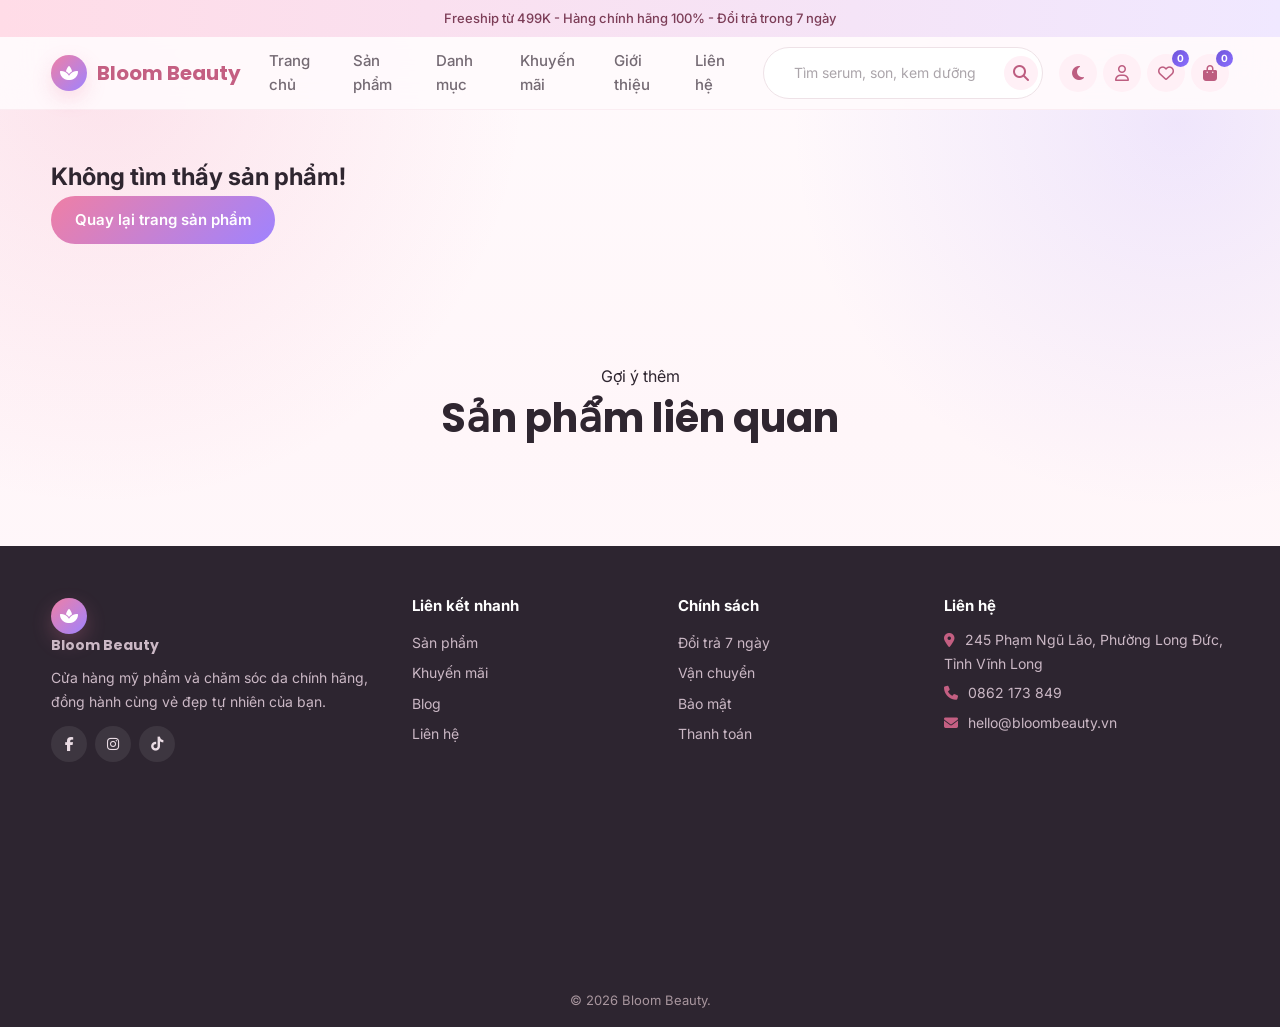
<file: html/chi-tiet.html>
<!DOCTYPE html>
<html lang="vi">
  <head>
    <!-- Khai báo UTF-8 để hỗ trợ tiếng Việt. -->
    <meta charset="UTF-8">
    <!-- Thiết lập responsive cho trình duyệt. -->
    <meta name="viewport" content="width=device-width, initial-scale=1.0">
    <!-- Tiêu đề trang chi tiết sản phẩm. -->
    <title>Chi tiết sản phẩm - Bloom Beauty</title>
    <!-- Kết nối font và icon dùng chung. -->
    <link rel="preconnect" href="https://fonts.googleapis.com">
    <link rel="preconnect" href="https://fonts.gstatic.com" crossorigin>
    <link href="https://fonts.googleapis.com/css2?family=Inter:wght@400;500;600;700&family=Poppins:wght@500;600;700&display=swap" rel="stylesheet">
    <link rel="stylesheet" href="https://cdnjs.cloudflare.com/ajax/libs/font-awesome/6.5.2/css/all.min.css">
    <link rel="stylesheet" href="https://unpkg.com/aos@2.3.1/dist/aos.css">
    <!-- Kết nối CSS chính. -->
    <link rel="stylesheet" href="../css/style.css">
  </head>
  <body>
    <!-- Màn hình chờ khi tải trang. -->
    <div class="loader" id="loader"><div class="loader-ring"></div><span>Bloom Beauty</span></div>

    <!-- Header dùng chung. -->
    <header class="site-header" id="siteHeader">
      <div class="topbar">Freeship từ 499K - Hàng chính hãng 100% - Đổi trả trong 7 ngày</div>
      <nav class="navbar container">
        <a class="logo" href="../index.html"><i class="fa-solid fa-spa"></i><span>Bloom Beauty</span></a>
        <button class="menu-toggle" id="menuToggle" type="button" aria-label="Mở menu"><i class="fa-solid fa-bars"></i></button>
        <ul class="nav-menu" id="navMenu">
          <li><a href="../index.html">Trang chủ</a></li>
          <li><a href="san-pham.html">Sản phẩm</a></li>
          <li><a href="../index.html#categories">Danh mục</a></li>
          <li><a href="../index.html#flash-sale">Khuyến mãi</a></li>
          <li><a href="gioi-thieu.html">Giới thiệu</a></li>
          <li><a href="lien-he.html">Liên hệ</a></li>
        </ul>
        <form class="search-box" data-search-form>
          <input type="search" placeholder="Tìm serum, son, kem dưỡng..." data-search-input>
          <button type="submit" aria-label="Tìm kiếm"><i class="fa-solid fa-magnifying-glass"></i></button>
        </form>
        <div class="header-actions">
          <button class="icon-btn" id="darkModeToggle" type="button" title="Đổi giao diện sáng/tối"><i class="fa-solid fa-moon"></i></button>
          <a class="icon-btn" href="tai-khoan.html" title="Tài khoản"><i class="fa-regular fa-user"></i></a>
          <a class="icon-btn count-link" href="yeu-thich.html" title="Yêu thích"><i class="fa-regular fa-heart"></i><span data-wishlist-count>0</span></a>
          <a class="icon-btn count-link" href="gio-hang.html" title="Giỏ hàng"><i class="fa-solid fa-bag-shopping"></i><span data-cart-count>0</span></a>
        </div>
      </nav>
    </header>

    <main>
      <!-- JS đọc id trên URL và tự đổ thông tin sản phẩm vào đây. -->
      <section class="container detail-page" id="detailPage"></section>
      <!-- JS tự đổ sản phẩm liên quan. -->
      <section class="section container">
        <div class="section-heading">
          <span>Gợi ý thêm</span>
          <h2>Sản phẩm liên quan</h2>
        </div>
        <div class="product-grid compact" id="relatedProducts"></div>
      </section>
    </main>

    <!-- Footer dùng chung. -->
    <footer class="site-footer">
      <div class="container footer-grid">
        <div>
          <a class="logo" href="../index.html"><i class="fa-solid fa-spa"></i><span>Bloom Beauty</span></a>
          <p>Cửa hàng mỹ phẩm và chăm sóc da chính hãng, đồng hành cùng vẻ đẹp tự nhiên của bạn.</p>
          <div class="socials">
            <a href="#" aria-label="Facebook"><i class="fa-brands fa-facebook-f"></i></a>
            <a href="#" aria-label="Instagram"><i class="fa-brands fa-instagram"></i></a>
            <a href="#" aria-label="TikTok"><i class="fa-brands fa-tiktok"></i></a>
          </div>
        </div>
        <div><h4>Liên kết nhanh</h4><a href="san-pham.html">Sản phẩm</a><a href="../index.html#flash-sale">Khuyến mãi</a><a href="../index.html#blog">Blog</a><a href="lien-he.html">Liên hệ</a></div>
        <div><h4>Chính sách</h4><a href="#">Đổi trả 7 ngày</a><a href="#">Vận chuyển</a><a href="#">Bảo mật</a><a href="#">Thanh toán</a></div>
        <div><h4>Liên hệ</h4><p><i class="fa-solid fa-location-dot"></i> 245 Phạm Ngũ Lão, Phường Long Đức, Tỉnh Vĩnh Long</p><p><i class="fa-solid fa-phone"></i> 0862 173 849</p><p><i class="fa-solid fa-envelope"></i> hello@bloombeauty.vn</p></div>
      </div>
      <div class="footer-map"><iframe title="Google Map" loading="lazy" src="https://www.google.com/maps?q=245%20Pham%20Ngu%20Lao%20Vinh%20Long&output=embed"></iframe></div>
      <p class="copyright">© 2026 Bloom Beauty.</p>
    </footer>

    <button class="scroll-top" id="scrollTop" type="button" aria-label="Cuộn lên đầu trang"><i class="fa-solid fa-arrow-up"></i></button>
    <div class="toast-wrap" id="toastWrap"></div>
    <div class="modal" id="quickViewModal" aria-hidden="true"></div>
    <script src="https://unpkg.com/aos@2.3.1/dist/aos.js"></script>
    <script src="../js/script.js"></script>
  </body>
</html>
</file>
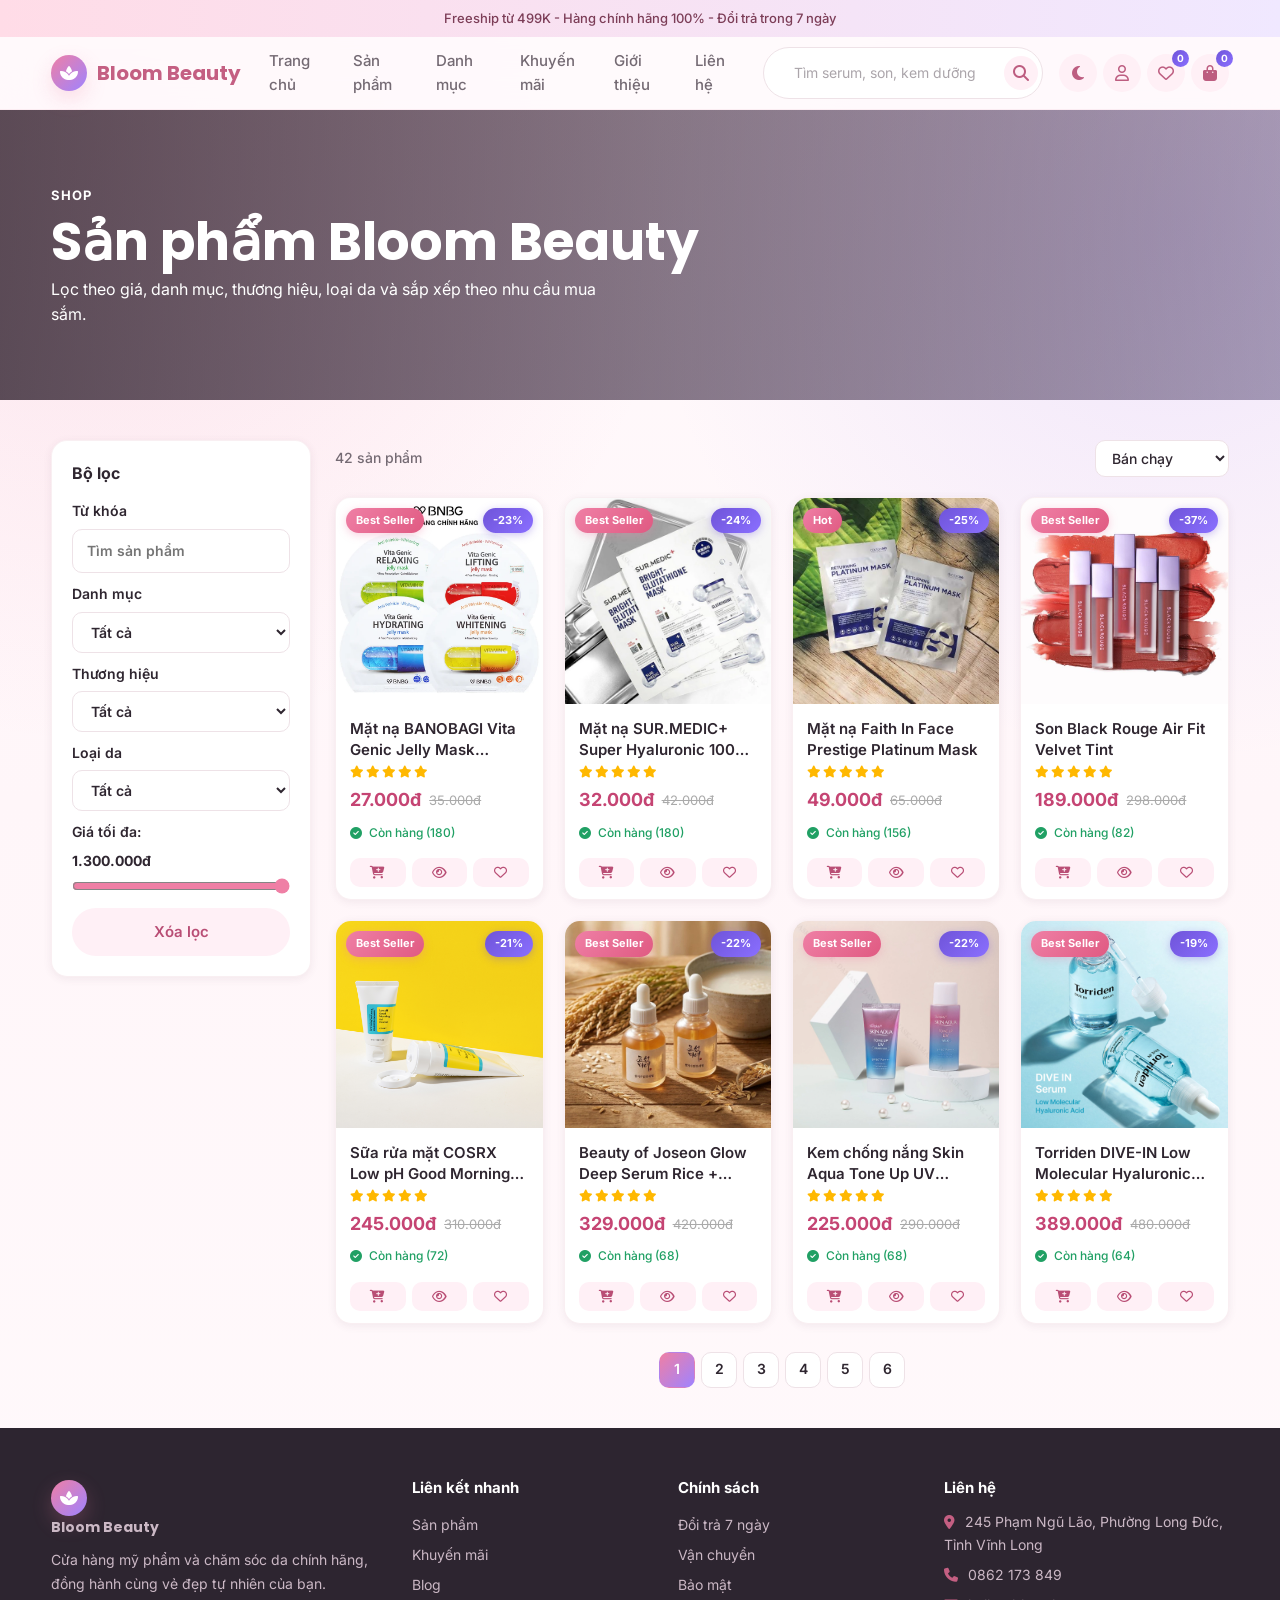
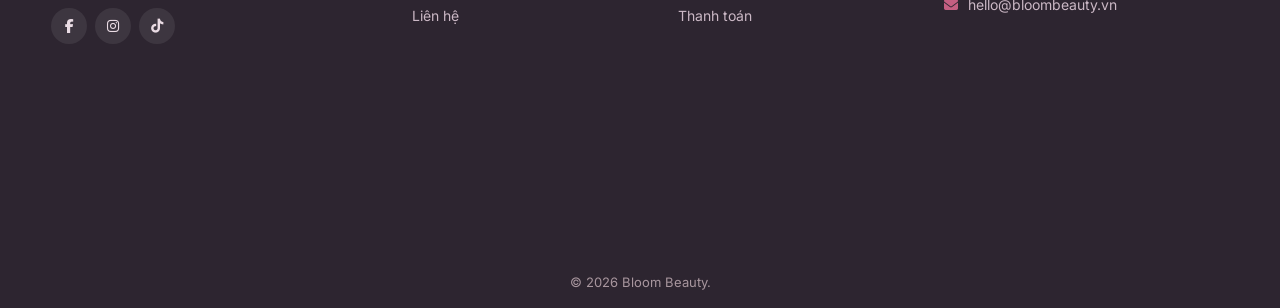
<file: html/san-pham.html>
<!DOCTYPE html>
<html lang="vi">
  <head>
    <!-- Khai báo bảng mã UTF-8 để hiển thị tiếng Việt có dấu. -->
    <meta charset="UTF-8">
    <!-- Giúp website hiển thị tốt trên mọi kích thước màn hình. -->
    <meta name="viewport" content="width=device-width, initial-scale=1.0">
    <!-- Tiêu đề trang sản phẩm. -->
    <title>Sản phẩm - Bloom Beauty</title>
    <!-- Kết nối nhanh tới máy chủ font. -->
    <link rel="preconnect" href="https://fonts.googleapis.com">
    <link rel="preconnect" href="https://fonts.gstatic.com" crossorigin>
    <!-- Import font chữ cho toàn website. -->
    <link href="https://fonts.googleapis.com/css2?family=Inter:wght@400;500;600;700&family=Poppins:wght@500;600;700&display=swap" rel="stylesheet">
    <!-- Import thư viện icon. -->
    <link rel="stylesheet" href="https://cdnjs.cloudflare.com/ajax/libs/font-awesome/6.5.2/css/all.min.css">
    <!-- Import thư viện hiệu ứng cuộn. -->
    <link rel="stylesheet" href="https://unpkg.com/aos@2.3.1/dist/aos.css">
    <!-- Kết nối CSS chính. -->
    <link rel="stylesheet" href="../css/style.css">
  </head>
  <body>
    <!-- Màn hình loading. -->
    <div class="loader" id="loader">
      <div class="loader-ring"></div>
      <span>Bloom Beauty</span>
    </div>

    <!-- Header dùng chung cho các trang con. -->
    <header class="site-header" id="siteHeader">
      <div class="topbar">Freeship từ 499K - Hàng chính hãng 100% - Đổi trả trong 7 ngày</div>
      <nav class="navbar container">
        <a class="logo" href="../index.html" aria-label="Bloom Beauty">
          <i class="fa-solid fa-spa"></i>
          <span>Bloom Beauty</span>
        </a>
        <button class="menu-toggle" id="menuToggle" type="button" aria-label="Mở menu">
          <i class="fa-solid fa-bars"></i>
        </button>
        <ul class="nav-menu" id="navMenu">
          <li><a href="../index.html">Trang chủ</a></li>
          <li><a href="san-pham.html">Sản phẩm</a></li>
          <li><a href="../index.html#categories">Danh mục</a></li>
          <li><a href="../index.html#flash-sale">Khuyến mãi</a></li>
          <li><a href="gioi-thieu.html">Giới thiệu</a></li>
          <li><a href="lien-he.html">Liên hệ</a></li>
        </ul>
        <form class="search-box" data-search-form>
          <input type="search" placeholder="Tìm serum, son, kem dưỡng..." data-search-input>
          <button type="submit" aria-label="Tìm kiếm">
            <i class="fa-solid fa-magnifying-glass"></i>
          </button>
        </form>
        <div class="header-actions">
          <button class="icon-btn" id="darkModeToggle" type="button" title="Đổi giao diện sáng/tối">
            <i class="fa-solid fa-moon"></i>
          </button>
          <a class="icon-btn" href="tai-khoan.html" title="Tài khoản"><i class="fa-regular fa-user"></i></a>
          <a class="icon-btn count-link" href="yeu-thich.html" title="Yêu thích">
            <i class="fa-regular fa-heart"></i>
            <span data-wishlist-count>0</span>
          </a>
          <a class="icon-btn count-link" href="gio-hang.html" title="Giỏ hàng">
            <i class="fa-solid fa-bag-shopping"></i>
            <span data-cart-count>0</span>
          </a>
        </div>
      </nav>
    </header>

    <main>
      <!-- Banner giới thiệu trang sản phẩm. -->
      <section class="page-hero image-hero shop-hero">
        <div class="container">
          <span class="eyebrow">Shop</span>
          <h1>Sản phẩm Bloom Beauty</h1>
          <p>Lọc theo giá, danh mục, thương hiệu, loại da và sắp xếp theo nhu cầu mua sắm.</p>
        </div>
      </section>

      <!-- Khu vực gồm bộ lọc bên trái và danh sách sản phẩm bên phải. -->
      <section class="shop-layout container">
        <aside class="filters">
          <h3>Bộ lọc</h3>
          <label>
            Từ khóa
            <input id="filterKeyword" type="search" placeholder="Tìm sản phẩm">
          </label>
          <label>
            Danh mục
            <select id="filterCategory">
              <option value="all">Tất cả</option>
            </select>
          </label>
          <label>
            Thương hiệu
            <select id="filterBrand">
              <option value="all">Tất cả</option>
            </select>
          </label>
          <label>
            Loại da
            <select id="filterSkin">
              <option value="all">Tất cả</option>
            </select>
          </label>
          <label>
            Giá tối đa:
            <strong id="priceLabel"></strong>
            <input id="filterPrice" type="range" min="100000" max="1300000" step="50000">
          </label>
          <button class="btn secondary" id="clearFilters" type="button">Xóa lọc</button>
        </aside>

        <section class="shop-main">
          <div class="shop-toolbar">
            <span id="resultCount"></span>
            <select id="sortProducts" aria-label="Sắp xếp sản phẩm">
              <option value="popular">Bán chạy</option>
              <option value="newest">Mới nhất</option>
              <option value="price-asc">Giá tăng dần</option>
              <option value="price-desc">Giá giảm dần</option>
            </select>
          </div>
          <!-- JS sẽ tự đổ danh sách sản phẩm vào đây. -->
          <div class="product-grid" id="productList"></div>
          <!-- JS sẽ tự đổ nút phân trang vào đây. -->
          <div class="pagination" id="pagination"></div>
        </section>
      </section>
    </main>

    <!-- Footer dùng chung. -->
    <footer class="site-footer">
      <div class="container footer-grid">
        <div>
          <a class="logo" href="../index.html"><i class="fa-solid fa-spa"></i><span>Bloom Beauty</span></a>
          <p>Cửa hàng mỹ phẩm và chăm sóc da chính hãng, đồng hành cùng vẻ đẹp tự nhiên của bạn.</p>
          <div class="socials">
            <a href="#" aria-label="Facebook"><i class="fa-brands fa-facebook-f"></i></a>
            <a href="#" aria-label="Instagram"><i class="fa-brands fa-instagram"></i></a>
            <a href="#" aria-label="TikTok"><i class="fa-brands fa-tiktok"></i></a>
          </div>
        </div>
        <div>
          <h4>Liên kết nhanh</h4>
          <a href="san-pham.html">Sản phẩm</a>
          <a href="../index.html#flash-sale">Khuyến mãi</a>
          <a href="../index.html#blog">Blog</a>
          <a href="lien-he.html">Liên hệ</a>
        </div>
        <div>
          <h4>Chính sách</h4>
          <a href="#">Đổi trả 7 ngày</a>
          <a href="#">Vận chuyển</a>
          <a href="#">Bảo mật</a>
          <a href="#">Thanh toán</a>
        </div>
        <div>
          <h4>Liên hệ</h4>
          <p><i class="fa-solid fa-location-dot"></i> 245 Phạm Ngũ Lão, Phường Long Đức, Tỉnh Vĩnh Long</p>
          <p><i class="fa-solid fa-phone"></i> 0862 173 849</p>
          <p><i class="fa-solid fa-envelope"></i> hello@bloombeauty.vn</p>
        </div>
      </div>
      <div class="footer-map">
        <iframe title="Google Map" loading="lazy" src="https://www.google.com/maps?q=245%20Pham%20Ngu%20Lao%20Vinh%20Long&output=embed"></iframe>
      </div>
      <p class="copyright">© 2026 Bloom Beauty.</p>
    </footer>

    <button class="scroll-top" id="scrollTop" type="button" aria-label="Cuộn lên đầu trang">
      <i class="fa-solid fa-arrow-up"></i>
    </button>
    <div class="toast-wrap" id="toastWrap"></div>
    <div class="modal" id="quickViewModal" aria-hidden="true"></div>
    <script src="https://unpkg.com/aos@2.3.1/dist/aos.js"></script>
    <script src="../js/script.js"></script>
  </body>
</html>
</file>
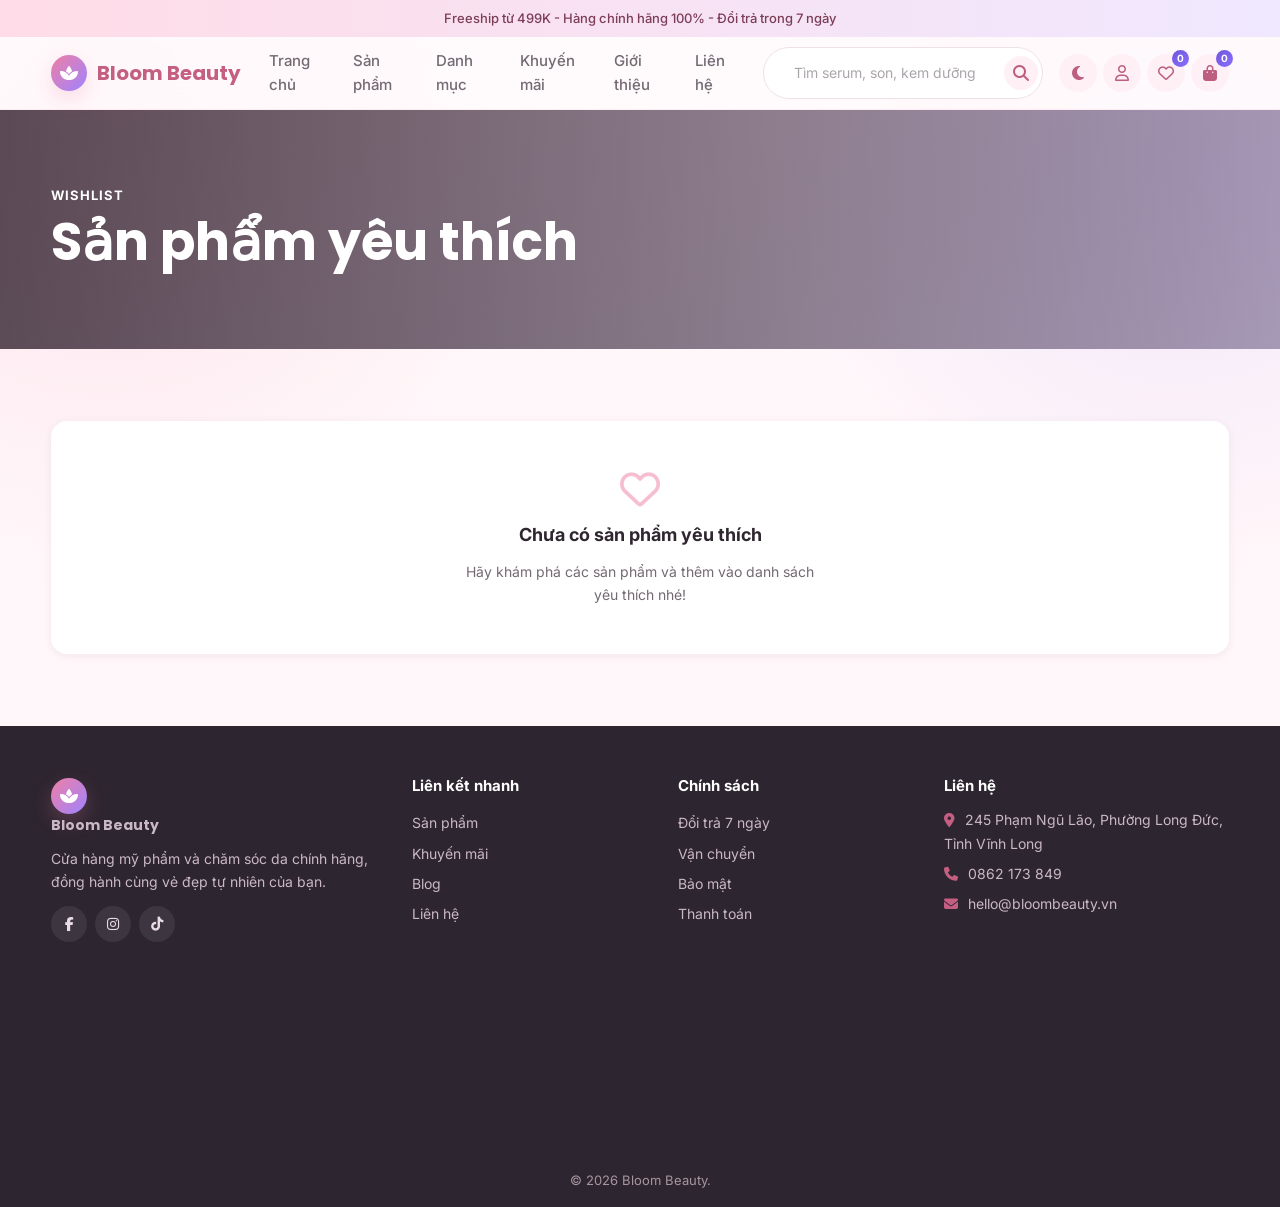
<file: html/yeu-thich.html>
<!DOCTYPE html>
<html lang="vi">
  <head>
    <!-- Cấu hình cơ bản cho trang yêu thích. -->
    <meta charset="UTF-8">
    <meta name="viewport" content="width=device-width, initial-scale=1.0">
    <title>Yêu thích - Bloom Beauty</title>
    <!-- Nạp font, icon, hiệu ứng và CSS chính. -->
    <link rel="preconnect" href="https://fonts.googleapis.com">
    <link rel="preconnect" href="https://fonts.gstatic.com" crossorigin>
    <link href="https://fonts.googleapis.com/css2?family=Inter:wght@400;500;600;700&family=Poppins:wght@500;600;700&display=swap" rel="stylesheet">
    <link rel="stylesheet" href="https://cdnjs.cloudflare.com/ajax/libs/font-awesome/6.5.2/css/all.min.css">
    <link rel="stylesheet" href="https://unpkg.com/aos@2.3.1/dist/aos.css">
    <link rel="stylesheet" href="../css/style.css">
  </head>
  <body>
    <!-- Màn hình chờ. -->
    <div class="loader" id="loader"><div class="loader-ring"></div><span>Bloom Beauty</span></div>

    <!-- Header dùng chung. -->
    <header class="site-header" id="siteHeader">
      <div class="topbar">Freeship từ 499K - Hàng chính hãng 100% - Đổi trả trong 7 ngày</div>
      <nav class="navbar container">
        <a class="logo" href="../index.html"><i class="fa-solid fa-spa"></i><span>Bloom Beauty</span></a>
        <button class="menu-toggle" id="menuToggle" type="button" aria-label="Mở menu"><i class="fa-solid fa-bars"></i></button>
        <ul class="nav-menu" id="navMenu">
          <li><a href="../index.html">Trang chủ</a></li>
          <li><a href="san-pham.html">Sản phẩm</a></li>
          <li><a href="../index.html#categories">Danh mục</a></li>
          <li><a href="../index.html#flash-sale">Khuyến mãi</a></li>
          <li><a href="gioi-thieu.html">Giới thiệu</a></li>
          <li><a href="lien-he.html">Liên hệ</a></li>
        </ul>
        <form class="search-box" data-search-form>
          <input type="search" placeholder="Tìm serum, son, kem dưỡng..." data-search-input>
          <button type="submit" aria-label="Tìm kiếm"><i class="fa-solid fa-magnifying-glass"></i></button>
        </form>
        <div class="header-actions">
          <button class="icon-btn" id="darkModeToggle" type="button" title="Đổi giao diện sáng/tối"><i class="fa-solid fa-moon"></i></button>
          <a class="icon-btn" href="tai-khoan.html" title="Tài khoản"><i class="fa-regular fa-user"></i></a>
          <a class="icon-btn count-link" href="yeu-thich.html" title="Yêu thích"><i class="fa-regular fa-heart"></i><span data-wishlist-count>0</span></a>
          <a class="icon-btn count-link" href="gio-hang.html" title="Giỏ hàng"><i class="fa-solid fa-bag-shopping"></i><span data-cart-count>0</span></a>
        </div>
      </nav>
    </header>

    <main>
      <!-- Tiêu đề trang yêu thích. -->
      <section class="page-hero image-hero wishlist-hero">
        <div class="container">
          <span class="eyebrow">Wishlist</span>
          <h1>Sản phẩm yêu thích</h1>
        </div>
      </section>
      <!-- JS tự đổ danh sách sản phẩm đã yêu thích. -->
      <section class="section container">
        <div class="product-grid" id="wishlistList"></div>
      </section>
    </main>

    <!-- Footer dùng chung. -->
    <footer class="site-footer">
      <div class="container footer-grid">
        <div><a class="logo" href="../index.html"><i class="fa-solid fa-spa"></i><span>Bloom Beauty</span></a><p>Cửa hàng mỹ phẩm và chăm sóc da chính hãng, đồng hành cùng vẻ đẹp tự nhiên của bạn.</p><div class="socials"><a href="#" aria-label="Facebook"><i class="fa-brands fa-facebook-f"></i></a><a href="#" aria-label="Instagram"><i class="fa-brands fa-instagram"></i></a><a href="#" aria-label="TikTok"><i class="fa-brands fa-tiktok"></i></a></div></div>
        <div><h4>Liên kết nhanh</h4><a href="san-pham.html">Sản phẩm</a><a href="../index.html#flash-sale">Khuyến mãi</a><a href="../index.html#blog">Blog</a><a href="lien-he.html">Liên hệ</a></div>
        <div><h4>Chính sách</h4><a href="#">Đổi trả 7 ngày</a><a href="#">Vận chuyển</a><a href="#">Bảo mật</a><a href="#">Thanh toán</a></div>
        <div><h4>Liên hệ</h4><p><i class="fa-solid fa-location-dot"></i> 245 Phạm Ngũ Lão, Phường Long Đức, Tỉnh Vĩnh Long</p><p><i class="fa-solid fa-phone"></i> 0862 173 849</p><p><i class="fa-solid fa-envelope"></i> hello@bloombeauty.vn</p></div>
      </div>
      <div class="footer-map"><iframe title="Google Map" loading="lazy" src="https://www.google.com/maps?q=245%20Pham%20Ngu%20Lao%20Vinh%20Long&output=embed"></iframe></div>
      <p class="copyright">© 2026 Bloom Beauty.</p>
    </footer>

    <button class="scroll-top" id="scrollTop" type="button" aria-label="Cuộn lên đầu trang"><i class="fa-solid fa-arrow-up"></i></button>
    <div class="toast-wrap" id="toastWrap"></div>
    <div class="modal" id="quickViewModal" aria-hidden="true"></div>
    <script src="https://unpkg.com/aos@2.3.1/dist/aos.js"></script>
    <script src="../js/script.js"></script>
  </body>
</html>
</file>
<file: css/style.css>
/* =========================
   1. Design Tokens & Reset
   ========================= */
:root {
  --pink: #ef7fa5;
  --pink-soft: #fff0f6;
  --violet: #9f83ff;
  --violet-soft: #f3edff;
  --bg: #fffafc;
  --card: #ffffff;
  --text: #2f2630;
  --text-secondary: #746a73;
  --line: #eee2e7;
  --success: #20a064;
  --shadow-sm: 0 2px 8px rgba(92, 52, 75, .08);
  --shadow: 0 12px 40px rgba(92, 52, 75, .12);
  --shadow-lg: 0 24px 60px rgba(92, 52, 75, .16);
  --radius-sm: 10px;
  --radius: 16px;
  --radius-lg: 20px;
  --font-body: 'Inter', 'Segoe UI', sans-serif;
  --font-heading: 'Poppins', 'Segoe UI', sans-serif;
  --transition: .3s cubic-bezier(.4, 0, .2, 1);
  --max-width: 1180px;
}

body.dark {
  --bg: #17131a;
  --card: #211b25;
  --text: #fff7fb;
  --text-secondary: #cfc0ca;
  --line: #403441;
  --shadow-sm: 0 2px 8px rgba(0, 0, 0, .25);
  --shadow: 0 12px 40px rgba(0, 0, 0, .3);
  --shadow-lg: 0 24px 60px rgba(0, 0, 0, .35);
}

*, *::before, *::after {
  box-sizing: border-box;
  margin: 0;
  padding: 0;
}

html {
  scroll-behavior: smooth;
}

body {
  color: var(--text);
  font-family: var(--font-body);
  font-size: 16px;
  font-weight: 400;
  line-height: 1.6;
  background:
    radial-gradient(circle at 8% 8%, rgba(239, 127, 165, .18), transparent 28%),
    radial-gradient(circle at 92% 12%, rgba(159, 131, 255, .16), transparent 26%),
    linear-gradient(180deg, #fffafc 0%, #fff6f9 42%, #fffafc 100%);
  min-height: 100vh;
  -webkit-font-smoothing: antialiased;
  -moz-osx-font-smoothing: grayscale;
}

body.dark {
  background:
    radial-gradient(circle at 8% 8%, rgba(239, 127, 165, .12), transparent 28%),
    radial-gradient(circle at 92% 12%, rgba(159, 131, 255, .12), transparent 26%),
    #17131a;
}

a {
  color: inherit;
  text-decoration: none;
  transition: color var(--transition);
}

img {
  display: block;
  max-width: 100%;
  height: auto;
}

button, input, select, textarea {
  font: inherit;
  color: inherit;
}

ul { list-style: none; }

.container {
  width: min(var(--max-width), 92%);
  margin-inline: auto;
}

/* =========================
   2. Loader
   ========================= */
.loader {
  position: fixed;
  inset: 0;
  z-index: 2000;
  display: grid;
  place-items: center;
  background: linear-gradient(135deg, #ffffff, #ffe2ed);
  transition: opacity .5s ease, visibility .5s ease;
}

.loader.hide {
  opacity: 0;
  visibility: hidden;
  pointer-events: none;
}

.loader-ring {
  width: 48px;
  height: 48px;
  border: 4px solid #ffe2ed;
  border-top-color: var(--pink);
  border-radius: 50%;
  animation: spin .8s linear infinite;
}

.loader span {
  display: block;
  margin-top: 16px;
  color: #c65f83;
  font-family: var(--font-heading);
  font-size: 20px;
  font-weight: 700;
  text-align: center;
}

@keyframes spin {
  to { transform: rotate(360deg); }
}

/* =========================
   3. Topbar & Header
   ========================= */
.topbar {
  padding: 8px 16px;
  color: #7c3d57;
  font-size: 13px;
  font-weight: 500;
  text-align: center;
  background: linear-gradient(90deg, #ffdce7, #f0e8ff);
}

.site-header {
  position: sticky;
  top: 0;
  z-index: 1000;
  background: rgba(255, 250, 252, .92);
  border-bottom: 1px solid rgba(196, 95, 130, .08);
  backdrop-filter: blur(20px);
  -webkit-backdrop-filter: blur(20px);
}

body.dark .site-header {
  background: rgba(23, 19, 26, .92);
}

.navbar {
  display: flex;
  align-items: center;
  gap: 16px;
  min-height: 72px;
}

.logo {
  display: flex;
  align-items: center;
  gap: 10px;
  color: #c45f82;
  font-family: var(--font-heading);
  font-size: 20px;
  font-weight: 700;
  flex-shrink: 0;
}

.logo i {
  display: grid;
  width: 36px;
  height: 36px;
  color: #ffffff;
  border-radius: 50%;
  place-items: center;
  font-size: 16px;
  background: linear-gradient(135deg, var(--pink), var(--violet));
  box-shadow: 0 8px 20px rgba(239, 127, 165, .24);
}

.nav-menu {
  display: flex;
  flex: 1;
  align-items: center;
  gap: 4px;
}

.nav-menu a {
  position: relative;
  display: inline-block;
  padding: 8px 12px;
  color: var(--text-secondary);
  font-size: 15px;
  font-weight: 500;
  border-radius: 8px;
  transition: color var(--transition), background var(--transition);
}

.nav-menu a::after {
  position: absolute;
  left: 12px;
  right: 12px;
  bottom: 2px;
  height: 2px;
  content: '';
  border-radius: 999px;
  background: linear-gradient(90deg, var(--pink), var(--violet));
  transform: scaleX(0);
  transition: transform var(--transition);
}

.nav-menu a:hover,
.nav-menu a:focus-visible {
  color: #c45f82;
  background: var(--pink-soft);
}

.nav-menu a:hover::after,
.nav-menu a:focus-visible::after {
  transform: scaleX(1);
}

.search-box {
  display: flex;
  align-items: center;
  min-width: 200px;
  max-width: 280px;
  padding: 4px 4px 4px 16px;
  border: 1.5px solid var(--line);
  border-radius: 999px;
  background: var(--card);
  transition: border-color var(--transition), box-shadow var(--transition);
}

.search-box:focus-within {
  border-color: rgba(196, 95, 130, .4);
  box-shadow: 0 0 0 3px rgba(247, 168, 191, .15);
}

.search-box input {
  width: 100%;
  border: 0;
  outline: 0;
  background: transparent;
  font-size: 14px;
}

.search-box input::placeholder {
  color: var(--text-secondary);
  opacity: .6;
}

.search-box button {
  display: grid;
  width: 34px;
  height: 34px;
  border: 0;
  border-radius: 50%;
  cursor: pointer;
  place-items: center;
  color: #bd5d80;
  background: var(--pink-soft);
  transition: background var(--transition), color var(--transition);
  flex-shrink: 0;
}

.search-box button:hover {
  color: #ffffff;
  background: linear-gradient(135deg, var(--pink), var(--violet));
}

.icon-btn {
  display: grid;
  width: 38px;
  height: 38px;
  border: 0;
  border-radius: 50%;
  cursor: pointer;
  place-items: center;
  color: #bd5d80;
  background: var(--pink-soft);
  transition: background var(--transition), color var(--transition), transform var(--transition);
  flex-shrink: 0;
}

.icon-btn:hover {
  color: #ffffff;
  background: linear-gradient(135deg, var(--pink), var(--violet));
  transform: translateY(-1px);
}

.icon-btn:focus-visible {
  outline: 2px solid var(--pink);
  outline-offset: 2px;
}

.header-actions {
  display: flex;
  gap: 6px;
  align-items: center;
}

.count-link {
  position: relative;
}

.count-link span {
  position: absolute;
  top: -4px;
  right: -4px;
  display: grid;
  min-width: 17px;
  height: 17px;
  padding: 0 4px;
  color: #ffffff;
  font-size: 10px;
  font-weight: 700;
  border-radius: 999px;
  place-items: center;
  background: linear-gradient(135deg, #6f54d9, #8a6fff);
}

.menu-toggle {
  display: none;
  background: none;
  border: 0;
  font-size: 22px;
  cursor: pointer;
  color: var(--text);
  padding: 4px;
}

/* =========================
   4. Hero / Slider
   ========================= */
.hero {
  position: relative;
  min-height: 600px;
  overflow: hidden;
}

.hero::after {
  position: absolute;
  right: 0;
  bottom: 0;
  left: 0;
  z-index: 3;
  height: 80px;
  content: '';
  pointer-events: none;
  background: linear-gradient(180deg, transparent, var(--bg));
}

.hero-slider,
.hero-slide {
  position: absolute;
  inset: 0;
}

.hero-slide {
  opacity: 0;
  background: linear-gradient(90deg, rgba(40, 22, 34, .72), rgba(255, 255, 255, .08)), var(--bg) center / cover;
  transition: opacity .8s ease;
}

.hero-slide.active {
  opacity: 1;
}

.hero-content {
  position: relative;
  z-index: 2;
  display: flex;
  flex-direction: column;
  justify-content: center;
  min-height: 600px;
  max-width: var(--max-width);
  padding-bottom: 60px;
  color: #ffffff;
}

.eyebrow {
  display: inline-flex;
  align-items: center;
  gap: 6px;
  color: #c45f82;
  font-size: 13px;
  font-weight: 700;
  letter-spacing: 1px;
  text-transform: uppercase;
}

.hero .eyebrow {
  width: fit-content;
  padding: 7px 14px;
  color: #ffffff;
  border: 1px solid rgba(255, 255, 255, .45);
  border-radius: 999px;
  background: rgba(255, 255, 255, .12);
  backdrop-filter: blur(4px);
}

.hero h1 {
  margin: 12px 0 8px;
  font-family: var(--font-heading);
  font-size: clamp(40px, 7vw, 80px);
  font-weight: 700;
  line-height: 1.05;
  letter-spacing: -1px;
}

.hero p {
  max-width: 560px;
  font-size: 17px;
  line-height: 1.7;
  opacity: .9;
}

.hero-buttons {
  display: flex;
  flex-wrap: wrap;
  gap: 12px;
  margin-top: 12px;
}

.slider-dots {
  position: absolute;
  bottom: 28px;
  left: 50%;
  z-index: 5;
  display: flex;
  gap: 8px;
  transform: translateX(-50%);
}

.slider-dots button {
  width: 10px;
  height: 10px;
  border: 0;
  border-radius: 50%;
  cursor: pointer;
  background: rgba(255, 255, 255, .5);
  transition: all var(--transition);
}

.slider-dots button.active {
  width: 28px;
  border-radius: 999px;
  background: #ffffff;
}

/* =========================
   5. Section & Buttons
   ========================= */
.section {
  padding: 72px 0;
}

.section-heading {
  margin-bottom: 32px;
  text-align: center;
}

.section-heading span {
  display: block;
  margin-bottom: 4px;
}

.section-heading h2 {
  margin: 4px 0 0;
  font-family: var(--font-heading);
  font-size: clamp(26px, 3.5vw, 40px);
  font-weight: 700;
  line-height: 1.2;
}

.btn {
  display: inline-flex;
  align-items: center;
  justify-content: center;
  gap: 8px;
  padding: 12px 24px;
  border: 0;
  border-radius: 999px;
  font-size: 15px;
  font-weight: 600;
  cursor: pointer;
  transition: transform var(--transition), box-shadow var(--transition), background var(--transition);
  white-space: nowrap;
}

.btn:focus-visible {
  outline: 2px solid var(--pink);
  outline-offset: 2px;
}

.btn.primary {
  color: #ffffff;
  background: linear-gradient(135deg, var(--pink), var(--violet));
}

.btn.primary:hover {
  transform: translateY(-2px);
  box-shadow: 0 10px 24px rgba(225, 97, 141, .3);
}

.btn.secondary {
  color: #b94e75;
  background: var(--pink-soft);
}

.btn.secondary:hover {
  color: #ffffff;
  background: linear-gradient(135deg, var(--pink), var(--violet));
  transform: translateY(-2px);
}

.btn.ghost {
  color: #ffffff;
  border: 1.5px solid rgba(255, 255, 255, .6);
  background: transparent;
  backdrop-filter: blur(4px);
}

.btn.ghost:hover {
  background: rgba(255, 255, 255, .15);
  transform: translateY(-2px);
}

/* =========================
   6. Grid Layouts
   ========================= */
.category-grid,
.product-grid,
.why-grid,
.blog-grid,
.team-grid,
.values {
  display: grid;
  grid-template-columns: repeat(4, 1fr);
  gap: 20px;
}

.category-card,
.product-card,
.blog-card,
.why-item,
.panel,
.summary,
.values article,
.team-grid article {
  border: 1px solid rgba(196, 95, 130, .1);
  border-radius: var(--radius);
  background: var(--card);
  box-shadow: var(--shadow-sm);
  transition: box-shadow var(--transition), transform var(--transition);
}

.category-card:hover,
.blog-card:hover,
.why-item:hover,
.values article:hover,
.team-grid article:hover {
  box-shadow: var(--shadow);
  transform: translateY(-3px);
}

/* =========================
   7. Category Cards
   ========================= */
.category-card {
  padding: 20px;
  text-align: center;
  cursor: pointer;
}

.category-card i {
  color: #c45f82;
  font-size: 28px;
  transition: transform var(--transition);
}

.category-card:hover i,
.why-item:hover i {
  transform: scale(1.1) rotate(-3deg);
}

.category-card h3 {
  margin-top: 8px;
  font-size: 15px;
  font-weight: 600;
}

.category-card img {
  width: 100%;
  height: 110px;
  margin-top: 10px;
  border-radius: 12px;
  object-fit: cover;
}

/* =========================
   8. Product Cards — FIXED
   ========================= */
.product-card {
  position: relative;
  display: flex;
  flex-direction: column;
  overflow: hidden;
  isolation: isolate;
  transition: transform var(--transition), box-shadow var(--transition);
}

.product-card::after {
  position: absolute;
  right: 0;
  bottom: 0;
  left: 0;
  height: 40%;
  content: '';
  opacity: 0;
  pointer-events: none;
  background: linear-gradient(180deg, transparent, rgba(255, 255, 255, .7));
  transition: opacity var(--transition);
  z-index: 1;
}

body.dark .product-card::after {
  background: linear-gradient(180deg, transparent, rgba(33, 27, 37, .78));
}

.product-card:hover::after {
  opacity: 1;
}

.product-card:hover {
  transform: translateY(-4px);
  box-shadow: var(--shadow);
}

.product-card .thumb {
  display: block;
  position: relative;
  width: 100%;
  padding-top: 100%; /* 1:1 aspect ratio for equal heights */
  overflow: hidden;
  background: #f9f4f6;
}

.product-card .thumb img {
  position: absolute;
  inset: 0;
  width: 100%;
  height: 100%;
  object-fit: cover;
  transition: transform .45s ease;
}

.product-card:hover .thumb img {
  transform: scale(1.06);
}

/* Badge & Discount */
.badge {
  position: absolute;
  top: 10px;
  left: 10px;
  z-index: 3;
  padding: 4px 10px;
  border-radius: 999px;
  font-size: 11px;
  font-weight: 700;
  color: #ffffff;
  background: linear-gradient(135deg, var(--pink), #e05a82);
  box-shadow: 0 2px 8px rgba(239, 127, 165, .35);
}

.discount {
  position: absolute;
  top: 10px;
  right: 10px;
  z-index: 3;
  padding: 4px 10px;
  border-radius: 999px;
  font-size: 11px;
  font-weight: 700;
  color: #ffffff;
  background: linear-gradient(135deg, #6f54d9, #8a6fff);
  box-shadow: 0 2px 8px rgba(111, 84, 217, .35);
}

/* Product Info - flex column to push actions to bottom */
.product-info {
  display: flex;
  flex-direction: column;
  flex: 1;
  padding: 14px 14px 12px;
}

.product-info h3 {
  margin: 0 0 6px;
  font-size: 15px;
  font-weight: 600;
  line-height: 1.4;
  display: -webkit-box;
  -webkit-line-clamp: 2;
  -webkit-box-orient: vertical;
  overflow: hidden;
  min-height: 42px;
}

.stars {
  display: inline-flex;
  gap: 2px;
  color: #ffb800;
  font-size: 12px;
}

.price {
  display: flex;
  align-items: center;
  gap: 8px;
  margin: 8px 0;
  flex-wrap: wrap;
}

.new-price {
  color: #c54473;
  font-size: 18px;
  font-weight: 700;
}

.old-price {
  color: #aaa;
  font-size: 13px;
  text-decoration: line-through;
}

.stock {
  color: var(--success);
  font-size: 12px;
  font-weight: 500;
  margin-bottom: 8px;
}

.stock i {
  margin-right: 4px;
}

/* Card Actions — always visible, pushes to bottom */
.card-actions {
  display: flex;
  gap: 6px;
  margin-top: auto;
  padding-top: 8px;
}

.card-actions button,
.card-actions a {
  flex: 1;
  display: inline-flex;
  align-items: center;
  justify-content: center;
  gap: 6px;
  padding: 8px 10px;
  border: 0;
  border-radius: 10px;
  font-size: 13px;
  font-weight: 600;
  cursor: pointer;
  text-align: center;
  color: #b94e75;
  background: var(--pink-soft);
  transition: background var(--transition), color var(--transition), transform var(--transition);
}

.card-actions button:hover,
.card-actions a:hover {
  color: #ffffff;
  background: linear-gradient(135deg, var(--pink), var(--violet));
  transform: translateY(-1px);
}

.card-actions button:focus-visible {
  outline: 2px solid var(--pink);
  outline-offset: 1px;
}

/* =========================
   9. Sale / Flash
   ========================= */
.sale-band {
  position: relative;
  overflow: hidden;
  background: linear-gradient(135deg, var(--pink-soft), var(--violet-soft));
}

.sale-band::before {
  position: absolute;
  inset: 16px;
  content: '';
  border: 1px solid rgba(196, 95, 130, .1);
  border-radius: 24px;
  pointer-events: none;
}

.sale-layout {
  display: grid;
  grid-template-columns: .8fr 1.2fr;
  gap: 32px;
  align-items: center;
}

.sale-layout h2 {
  margin: 8px 0;
  font-family: var(--font-heading);
  font-size: clamp(28px, 3.5vw, 40px);
  font-weight: 700;
}

.countdown {
  display: flex;
  flex-wrap: wrap;
  gap: 10px;
  margin-top: 12px;
}

.countdown div {
  min-width: 68px;
  padding: 12px 14px;
  border: 1px solid rgba(196, 95, 130, .1);
  border-radius: 12px;
  text-align: center;
  background: var(--card);
}

.countdown strong {
  display: block;
  color: #c45f82;
  font-size: 22px;
  font-weight: 700;
}

.countdown span {
  font-size: 12px;
  color: var(--text-secondary);
}

.sale-products {
  display: grid;
  grid-template-columns: repeat(2, 1fr);
  gap: 16px;
}

.progress {
  height: 6px;
  margin: 8px 0 4px;
  overflow: hidden;
  border-radius: 999px;
  background: #f4d6e3;
}

.progress span {
  display: block;
  height: 100%;
  border-radius: 999px;
  background: linear-gradient(90deg, var(--pink), var(--violet));
}

/* =========================
   10. Combo Cards
   ========================= */
.combo-grid {
  display: grid;
  grid-template-columns: repeat(2, 1fr);
  gap: 24px;
}

.combo-card {
  display: flex;
  flex-direction: column;
  justify-content: center;
  min-height: 240px;
  padding: 32px;
  border-radius: var(--radius-lg);
  background:
    linear-gradient(135deg, rgba(255, 241, 246, .95), rgba(255, 255, 255, .9)),
    url('https://images.unsplash.com/photo-1522338242992-e1a54906a8da?auto=format&fit=crop&w=900&q=80') center / cover;
  box-shadow: var(--shadow-sm);
  transition: box-shadow var(--transition), transform var(--transition);
}

.combo-card:hover {
  box-shadow: var(--shadow);
  transform: translateY(-3px);
}

.combo-card.lavender {
  background:
    linear-gradient(135deg, rgba(244, 238, 255, .95), rgba(255, 255, 255, .82)),
    url('https://images.unsplash.com/photo-1487412947147-5cebf100ffc2?auto=format&fit=crop&w=900&q=80') center / cover;
}

.combo-card span {
  font-size: 13px;
  font-weight: 700;
  letter-spacing: 1px;
  text-transform: uppercase;
  color: #c45f82;
}

.combo-card h3 {
  max-width: 480px;
  margin: 8px 0;
  font-family: var(--font-heading);
  font-size: clamp(22px, 2.5vw, 28px);
  font-weight: 700;
  line-height: 1.2;
}

.combo-card p {
  margin-bottom: 14px;
  color: var(--text-secondary);
}

/* =========================
   11. Why, Testimonials, Blog
   ========================= */
.why {
  background: rgba(255, 255, 255, .7);
}

body.dark .why {
  background: rgba(33, 27, 37, .7);
}

.why-grid {
  grid-template-columns: repeat(5, 1fr);
}

.why-item {
  padding: 24px 16px;
  text-align: center;
}

.why-item i {
  color: #8d70ff;
  font-size: 26px;
  transition: transform var(--transition);
}

.why-item h3 {
  margin-top: 10px;
  font-size: 14px;
  font-weight: 600;
}

.testimonial-slider {
  display: grid;
  grid-template-columns: repeat(3, 1fr);
  gap: 20px;
}

.testimonial {
  padding: 24px;
  border-radius: var(--radius);
  background: var(--card);
  box-shadow: var(--shadow-sm);
  transition: box-shadow var(--transition);
}

.testimonial:hover {
  box-shadow: var(--shadow);
}

.testimonial img {
  width: 56px;
  height: 56px;
  border-radius: 50%;
  object-fit: cover;
  margin-bottom: 10px;
}

.testimonial h3 {
  font-size: 15px;
  font-weight: 600;
  margin-bottom: 4px;
}

.testimonial p {
  font-size: 14px;
  color: var(--text-secondary);
  line-height: 1.6;
  margin-top: 8px;
}

.blog-grid {
  gap: 20px;
}

.blog-card {
  overflow: hidden;
}

.blog-card img {
  width: 100%;
  height: 170px;
  object-fit: cover;
}

.blog-card div {
  padding: 16px;
}

.blog-card h3 {
  font-size: 16px;
  font-weight: 600;
  margin-bottom: 6px;
}

.blog-card p {
  font-size: 14px;
  color: var(--text-secondary);
  line-height: 1.6;
}

/* =========================
   12. Newsletter
   ========================= */
.newsletter {
  padding: 60px 0;
  color: #ffffff;
  background: linear-gradient(135deg, #2f2630, #7b4a66);
}

.newsletter-box {
  display: flex;
  align-items: center;
  justify-content: space-between;
  gap: 24px;
}

.newsletter-box h2 {
  font-family: var(--font-heading);
  font-size: clamp(22px, 2.5vw, 30px);
  font-weight: 700;
  margin: 4px 0;
}

.newsletter-box p {
  opacity: .85;
  font-size: 14px;
}

.newsletter-form {
  display: flex;
  gap: 10px;
  flex-shrink: 0;
}

.newsletter input {
  padding: 13px 18px;
  border: 0;
  border-radius: 999px;
  min-width: 260px;
  background: rgba(255, 255, 255, .12);
  color: #ffffff;
  backdrop-filter: blur(4px);
}

.newsletter input::placeholder {
  color: rgba(255, 255, 255, .6);
}

.newsletter .btn.primary {
  background: #ffffff;
  color: #7b4a66;
}

.newsletter .btn.primary:hover {
  background: var(--pink-soft);
  color: #c45f82;
}

/* =========================
   13. Footer
   ========================= */
.site-footer {
  padding-top: 48px;
  color: #eadce4;
  background: #2d2530;
}

.footer-grid {
  display: grid;
  grid-template-columns: 1.4fr 1fr 1fr 1.2fr;
  gap: 28px;
  padding-bottom: 32px;
}

.footer-grid h4 {
  font-size: 15px;
  font-weight: 700;
  margin-bottom: 10px;
  color: #ffffff;
}

.footer-grid a {
  display: block;
  padding: 4px 0;
  color: #cbb8c5;
  font-size: 14px;
  transition: color var(--transition);
}

.footer-grid a:hover {
  color: #ffffff;
}

.footer-grid p {
  font-size: 14px;
  line-height: 1.7;
  margin: 6px 0;
  color: #cbb8c5;
}

.footer-grid p i {
  margin-right: 6px;
  color: #c45f82;
}

.socials {
  display: flex;
  gap: 8px;
  margin-top: 12px;
}

.socials a {
  display: grid;
  width: 36px;
  height: 36px;
  border-radius: 50%;
  place-items: center;
  background: rgba(255, 255, 255, .08);
  color: #eadce4;
  transition: background var(--transition), transform var(--transition);
}

.socials a:hover {
  background: linear-gradient(135deg, var(--pink), var(--violet));
  transform: translateY(-2px);
  color: #ffffff;
}

.footer-map iframe,
.map {
  width: 100%;
  height: 180px;
  border: 0;
  display: block;
}

.copyright {
  padding: 16px;
  text-align: center;
  font-size: 13px;
  color: #a8969e;
}

/* =========================
   14. Page Hero
   ========================= */
.page-hero {
  padding: 72px 0;
  background: linear-gradient(135deg, var(--pink-soft), var(--violet-soft));
}

.page-hero.image-hero {
  position: relative;
  overflow: hidden;
  color: #ffffff;
  background: center / cover;
}

.page-hero.image-hero::before {
  position: absolute;
  inset: 0;
  content: '';
  background:
    linear-gradient(90deg, rgba(47, 38, 48, .78), rgba(47, 38, 48, .34)),
    linear-gradient(135deg, rgba(239, 127, 165, .28), rgba(159, 131, 255, .24));
}

.page-hero.image-hero .container {
  position: relative;
  z-index: 1;
}

.page-hero.image-hero .eyebrow,
.page-hero.image-hero p {
  color: #ffffff;
}

.shop-hero { background-image: url('https://images.unsplash.com/photo-1596462502278-27bfdc403348?auto=format&fit=crop&w=1600&q=80'); }
.about-hero { background-image: url('https://images.unsplash.com/photo-1522338242992-e1a54906a8da?auto=format&fit=crop&w=1600&q=80'); }
.contact-hero { background-image: url('https://images.unsplash.com/photo-1522337360788-8b13dee7a37e?auto=format&fit=crop&w=1600&q=80'); }
.account-hero { background-image: url('https://images.unsplash.com/photo-1515377905703-c4788e51af15?auto=format&fit=crop&w=1600&q=80'); }
.cart-hero { background-image: url('https://images.unsplash.com/photo-1512496015851-a90fb38ba796?auto=format&fit=crop&w=1600&q=80'); }
.checkout-hero { background-image: url('https://images.unsplash.com/photo-1608571423902-eed4a5ad8108?auto=format&fit=crop&w=1600&q=80'); }
.wishlist-hero { background-image: url('https://images.unsplash.com/photo-1571781926291-c477ebfd024b?auto=format&fit=crop&w=1600&q=80'); }

.page-hero h1 {
  margin: 6px 0;
  font-family: var(--font-heading);
  font-size: clamp(30px, 4.5vw, 52px);
  font-weight: 700;
  line-height: 1.1;
}

.page-hero p {
  max-width: 560px;
  font-size: 16px;
  line-height: 1.6;
  margin-top: 6px;
}

/* =========================
   15. Shop / Filters / Toolbar
   ========================= */
.shop-layout {
  display: grid;
  grid-template-columns: 260px 1fr;
  gap: 24px;
  padding: 40px 0;
}

.filters {
  position: sticky;
  top: 96px;
  align-self: start;
  padding: 20px;
  border: 1px solid rgba(196, 95, 130, .1);
  border-radius: var(--radius);
  background: var(--card);
  box-shadow: var(--shadow-sm);
}

.filters h3 {
  font-size: 16px;
  font-weight: 700;
  margin-bottom: 14px;
}

.filters label {
  display: grid;
  gap: 6px;
  margin: 10px 0;
  font-size: 14px;
  font-weight: 600;
}

.filters select,
.filters input[type="search"] {
  width: 100%;
  padding: 10px 14px;
  border: 1.5px solid var(--line);
  border-radius: 10px;
  font-size: 14px;
  background: var(--card);
  transition: border-color var(--transition), box-shadow var(--transition);
}

.filters select:focus,
.filters input:focus {
  outline: none;
  border-color: rgba(196, 95, 130, .45);
  box-shadow: 0 0 0 3px rgba(247, 168, 191, .14);
}

.filters input[type="range"] {
  width: 100%;
  accent-color: var(--pink);
  border: 0;
  padding: 0;
}

.filters .btn {
  width: 100%;
  margin-top: 4px;
}

.shop-toolbar {
  display: flex;
  justify-content: space-between;
  align-items: center;
  margin-bottom: 20px;
  gap: 12px;
}

#resultCount {
  font-size: 14px;
  font-weight: 500;
  color: var(--text-secondary);
}

#sortProducts {
  padding: 8px 12px;
  border: 1.5px solid var(--line);
  border-radius: 10px;
  font-size: 14px;
  font-weight: 500;
  background: var(--card);
  cursor: pointer;
  transition: border-color var(--transition);
}

#sortProducts:focus {
  outline: none;
  border-color: rgba(196, 95, 130, .45);
}

.pagination {
  display: flex;
  justify-content: center;
  gap: 6px;
  margin-top: 28px;
}

.pagination button {
  display: inline-flex;
  align-items: center;
  justify-content: center;
  min-width: 36px;
  height: 36px;
  padding: 0 10px;
  border: 1.5px solid var(--line);
  border-radius: 10px;
  font-size: 14px;
  font-weight: 600;
  cursor: pointer;
  background: var(--card);
  color: var(--text);
  transition: all var(--transition);
}

.pagination button:hover {
  border-color: var(--pink);
  color: #c45f82;
}

.pagination button.active {
  color: #ffffff;
  border-color: transparent;
  background: linear-gradient(135deg, var(--pink), var(--violet));
}

/* =========================
   16. Detail Page
   ========================= */
.detail-page {
  display: grid;
  grid-template-columns: 1fr 1fr;
  gap: 36px;
  padding: 48px 0;
}

.detail-gallery img {
  width: 100%;
  height: 480px;
  border-radius: var(--radius-lg);
  object-fit: cover;
}

.thumb-row {
  display: flex;
  gap: 10px;
  margin-top: 12px;
}

.thumb-row img {
  width: 76px;
  height: 76px;
  border-radius: 10px;
  cursor: pointer;
  object-fit: cover;
  border: 2px solid transparent;
  transition: border-color var(--transition);
}

.thumb-row img:hover {
  border-color: var(--pink);
}

.detail-info h1 {
  font-family: var(--font-heading);
  font-size: clamp(24px, 3vw, 34px);
  font-weight: 700;
  line-height: 1.2;
  margin: 6px 0 10px;
}

.detail-info .price {
  margin: 14px 0;
}

.detail-info .price .new-price {
  font-size: 24px;
}

.detail-info > p {
  color: var(--text-secondary);
  line-height: 1.7;
  margin-bottom: 14px;
}

.detail-info .btn {
  margin-right: 8px;
  margin-bottom: 8px;
}

.tabs {
  margin-top: 20px;
}

.tabs details {
  padding: 12px 0;
  border-top: 1px solid var(--line);
}

.tabs summary {
  cursor: pointer;
  font-weight: 600;
  font-size: 14px;
  padding: 4px 0;
}

.tabs details p {
  font-size: 14px;
  color: var(--text-secondary);
  margin-top: 8px;
  line-height: 1.7;
}

/* =========================
   17. Cart
   ========================= */
.cart-layout {
  display: grid;
  grid-template-columns: 1fr 340px;
  gap: 24px;
  padding: 40px 0;
}

.cart-item {
  display: grid;
  grid-template-columns: 100px 1fr auto;
  gap: 14px;
  align-items: center;
  padding: 14px;
  margin-bottom: 12px;
  border: 1.5px solid var(--line);
  border-radius: var(--radius);
  background: var(--card);
  transition: box-shadow var(--transition);
}

.cart-item:hover {
  box-shadow: var(--shadow-sm);
}

.cart-item img {
  width: 100px;
  height: 100px;
  border-radius: 12px;
  object-fit: cover;
}

.cart-item h3 {
  font-size: 15px;
  font-weight: 600;
  margin-bottom: 4px;
}

.cart-item > div:last-child {
  text-align: right;
}

.qty {
  display: flex;
  align-items: center;
  gap: 8px;
  margin-top: 6px;
}

.qty button {
  display: inline-flex;
  align-items: center;
  justify-content: center;
  width: 28px;
  height: 28px;
  border: 0;
  border-radius: 8px;
  cursor: pointer;
  color: #b94e75;
  background: var(--pink-soft);
  font-weight: 700;
  font-size: 15px;
  transition: background var(--transition), color var(--transition);
}

.qty button:hover {
  color: #ffffff;
  background: linear-gradient(135deg, var(--pink), var(--violet));
}

.remove-btn {
  padding: 6px 12px;
  border: 0;
  border-radius: 8px;
  cursor: pointer;
  color: #b94e75;
  background: var(--pink-soft);
  font-size: 13px;
  font-weight: 600;
  transition: background var(--transition), color var(--transition);
}

.remove-btn:hover {
  color: #ffffff;
  background: #e05a5a;
}

/* =========================
   18. Summary, Panel, Form
   ========================= */
.summary,
.panel {
  padding: 24px;
  border-radius: var(--radius);
}

.summary h3,
.panel h3 {
  font-size: 18px;
  font-weight: 700;
  margin-bottom: 12px;
}

.summary p {
  display: flex;
  justify-content: space-between;
  align-items: center;
  font-size: 14px;
  padding: 8px 0;
  border-bottom: 1px solid var(--line);
}

.summary p:last-of-type {
  border-bottom: 0;
}

.summary .btn {
  width: 100%;
  margin-top: 12px;
}

.panel-image {
  width: 100%;
  height: 200px;
  border-radius: 12px;
  object-fit: cover;
  margin-bottom: 14px;
}

.summary-image {
  width: 100%;
  height: 140px;
  border-radius: 12px;
  object-fit: cover;
  margin-bottom: 14px;
}

.form-layout {
  display: grid;
  grid-template-columns: 1fr 340px;
  gap: 24px;
  padding: 40px 0;
}

.contact-grid {
  display: grid;
  grid-template-columns: 1fr 1fr;
  gap: 24px;
  padding: 40px 0;
}

label {
  display: grid;
  gap: 6px;
  margin: 10px 0;
  font-size: 14px;
  font-weight: 600;
}

input,
select,
textarea {
  padding: 10px 14px;
  border: 1.5px solid var(--line);
  border-radius: 10px;
  font-size: 14px;
  background: var(--card);
  transition: border-color var(--transition), box-shadow var(--transition);
}

input:focus,
select:focus,
textarea:focus {
  outline: none;
  border-color: rgba(196, 95, 130, .45);
  box-shadow: 0 0 0 3px rgba(247, 168, 191, .14);
}

textarea {
  min-height: 100px;
  resize: vertical;
}

/* Scoped width: 100% for form controls inside panel/summary containers */
.panel input,
.panel select,
.panel textarea,
.summary input,
.summary select {
  width: 100%;
}

.radio-row {
  display: flex;
  gap: 18px;
  margin: 12px 0;
}

.radio-row label {
  flex-direction: row;
  align-items: center;
  gap: 6px;
  font-weight: 400;
}

/* =========================
   19. Misc Pages (About, Team, Values)
   ========================= */
.image-feature {
  display: grid;
  grid-template-columns: 1fr 1fr;
  gap: 32px;
  align-items: center;
  padding-top: 60px;
}

.image-feature img {
  width: 100%;
  height: 360px;
  border-radius: var(--radius-lg);
  object-fit: cover;
}

.image-feature h2 {
  font-family: var(--font-heading);
  font-size: clamp(22px, 2.8vw, 32px);
  font-weight: 700;
  margin: 8px 0;
}

.image-feature p {
  color: var(--text-secondary);
  line-height: 1.7;
}

.values {
  grid-template-columns: repeat(3, 1fr);
}

.values article {
  padding: 28px 24px;
  text-align: center;
  cursor: default;
}

.values i {
  color: #c45f82;
  font-size: 30px;
  margin-bottom: 8px;
}

.values h3 {
  font-size: 16px;
  font-weight: 700;
  margin-bottom: 6px;
}

.values p {
  font-size: 14px;
  color: var(--text-secondary);
  line-height: 1.6;
}

.team-grid {
  grid-template-columns: repeat(3, 1fr);
}

.team-grid article {
  overflow: hidden;
  text-align: center;
  cursor: default;
}

.team-grid article:hover {
  transform: translateY(-3px);
}

.team-grid img {
  width: 100%;
  height: 240px;
  object-fit: cover;
}

.team-grid h3 {
  margin: 12px 0 4px;
  font-size: 16px;
  font-weight: 700;
}

.team-grid p {
  font-size: 14px;
  color: var(--text-secondary);
  margin-bottom: 14px;
}

/* =========================
   20. Empty State, Toast, Scroll-Top, Modal
   ========================= */
.empty {
  display: flex;
  flex-direction: column;
  align-items: center;
  justify-content: center;
  gap: 12px;
  padding: 48px 24px;
  text-align: center;
  border-radius: var(--radius);
  background: var(--card);
  box-shadow: var(--shadow-sm);
  grid-column: 1 / -1;
  min-height: 200px;
}

.empty i {
  font-size: 40px;
  color: var(--pink);
  opacity: .5;
}

.empty h3 {
  font-size: 18px;
  font-weight: 700;
  color: var(--text);
}

.empty p {
  font-size: 14px;
  color: var(--text-secondary);
  max-width: 360px;
}

.toast-wrap {
  position: fixed;
  top: 100px;
  right: 20px;
  z-index: 3000;
  display: grid;
  gap: 8px;
  pointer-events: none;
}

.toast {
  padding: 12px 18px;
  border-radius: 10px;
  background: var(--card);
  box-shadow: var(--shadow-lg);
  font-size: 14px;
  font-weight: 500;
  animation: slideIn .3s ease, fadeOut .3s ease 2.3s forwards;
  pointer-events: auto;
}

@keyframes slideIn {
  from { transform: translateX(100%); opacity: 0; }
  to { transform: translateX(0); opacity: 1; }
}

@keyframes fadeOut {
  to { opacity: 0; transform: translateY(-8px); }
}

.scroll-top {
  position: fixed;
  right: 20px;
  bottom: 20px;
  z-index: 500;
  display: grid;
  width: 42px;
  height: 42px;
  border: 0;
  border-radius: 50%;
  cursor: pointer;
  place-items: center;
  color: #ffffff;
  background: linear-gradient(135deg, var(--pink), var(--violet));
  box-shadow: var(--shadow);
  opacity: 0;
  transform: translateY(10px);
  pointer-events: none;
  transition: opacity var(--transition), transform var(--transition);
}

.scroll-top.show {
  opacity: 1;
  transform: translateY(0);
  pointer-events: auto;
}

.scroll-top:hover {
  transform: translateY(-2px);
  box-shadow: var(--shadow-lg);
}

.scroll-top:focus-visible {
  outline: 2px solid var(--pink);
  outline-offset: 3px;
}

.modal {
  position: fixed;
  inset: 0;
  z-index: 2500;
  display: none;
  padding: 20px;
  place-items: center;
  background: rgba(20, 10, 18, .6);
  backdrop-filter: blur(4px);
}

.modal.open {
  display: grid;
}

.modal-card {
  position: relative;
  display: grid;
  grid-template-columns: 1fr 1fr;
  gap: 24px;
  width: 100%;
  max-width: 800px;
  max-height: 90vh;
  padding: 24px;
  border-radius: var(--radius-lg);
  background: var(--card);
  overflow-y: auto;
}

.modal-card img {
  width: 100%;
  height: 380px;
  border-radius: var(--radius);
  object-fit: cover;
}

.modal-card h2 {
  font-family: var(--font-heading);
  font-size: 22px;
  font-weight: 700;
  margin: 6px 0;
}

.modal-card p {
  font-size: 14px;
  color: var(--text-secondary);
  line-height: 1.7;
  margin: 8px 0;
}

.modal-close {
  position: absolute;
  top: 12px;
  right: 12px;
  z-index: 1;
  display: grid;
  width: 34px;
  height: 34px;
  border: 0;
  border-radius: 50%;
  cursor: pointer;
  place-items: center;
  color: #b94e75;
  background: var(--pink-soft);
  font-size: 18px;
  transition: background var(--transition), color var(--transition);
}

.modal-close:hover {
  color: #ffffff;
  background: linear-gradient(135deg, var(--pink), var(--violet));
}

/* =========================
   21. Media Queries
   ========================= */
@media (max-width: 1050px) {
  .navbar {
    flex-wrap: wrap;
    min-height: 64px;
  }

  .menu-toggle {
    display: block;
    order: 2;
  }

  .nav-menu {
    position: absolute;
    top: 100%;
    left: 0;
    right: 0;
    z-index: 999;
    display: none;
    flex-direction: column;
    padding: 12px;
    border-bottom: 1px solid rgba(196, 95, 130, .12);
    background: var(--card);
    box-shadow: var(--shadow);
  }

  .nav-menu.open {
    display: flex;
  }

  .nav-menu a {
    width: 100%;
    padding: 10px 14px;
    text-align: left;
    border-radius: 8px;
  }

  .nav-menu a::after {
    display: none;
  }

  .nav-menu a:hover {
    background: var(--pink-soft);
  }

  .search-box {
    order: 3;
    width: 100%;
    max-width: 100%;
  }

  .header-actions {
    order: 1;
    margin-left: auto;
  }

  .category-grid,
  .product-grid {
    grid-template-columns: repeat(2, 1fr);
  }

  .blog-grid {
    grid-template-columns: repeat(2, 1fr);
  }

  .why-grid {
    grid-template-columns: repeat(3, 1fr);
  }

  .sale-layout,
  .shop-layout,
  .detail-page,
  .image-feature,
  .cart-layout,
  .form-layout,
  .contact-grid {
    grid-template-columns: 1fr;
  }

  .filters {
    position: static;
  }

  .footer-grid {
    grid-template-columns: repeat(2, 1fr);
  }

  .newsletter-box {
    flex-direction: column;
    text-align: center;
  }

  .newsletter-form {
    width: 100%;
    justify-content: center;
  }

  .modal-card {
    grid-template-columns: 1fr;
    max-width: 500px;
  }

  .modal-card img {
    height: 260px;
  }
}

@media (max-width: 640px) {
  .topbar {
    font-size: 11px;
    padding: 6px 12px;
    line-height: 1.4;
  }

  .navbar {
    gap: 10px;
    min-height: 60px;
  }

  .logo span {
    font-size: 17px;
  }

  .logo i {
    width: 32px;
    height: 32px;
    font-size: 14px;
  }

  .hero,
  .hero-content {
    min-height: 500px;
  }

  .hero h1 {
    font-size: 32px;
  }

  .hero p {
    font-size: 15px;
  }

  .btn {
    padding: 11px 20px;
  }

  .btn:not(.card-actions .btn) {
    width: 100%;
  }

  .section {
    padding: 48px 0;
  }

  .header-actions {
    gap: 4px;
  }

  .category-grid,
  .product-grid,
  .sale-products,
  .combo-grid,
  .why-grid,
  .testimonial-slider,
  .blog-grid,
  .footer-grid,
  .values,
  .team-grid {
    grid-template-columns: 1fr;
  }

  .newsletter-form {
    flex-direction: column;
  }

  .newsletter input {
    min-width: 0;
    width: 100%;
  }

  .cart-item {
    grid-template-columns: 80px 1fr;
  }

  .cart-item > div:last-child {
    grid-column: 1 / -1;
    text-align: left;
  }

  .shop-toolbar {
    flex-direction: column;
    align-items: flex-start;
  }

  .detail-gallery img {
    height: 320px;
  }

  .image-feature img {
    height: 240px;
  }

  .page-hero {
    padding: 56px 0;
  }

  .cart-layout,
  .form-layout {
    grid-template-columns: 1fr;
  }

  .footer-grid > div:first-child {
    grid-column: 1 / -1;
  }
}
</file>
